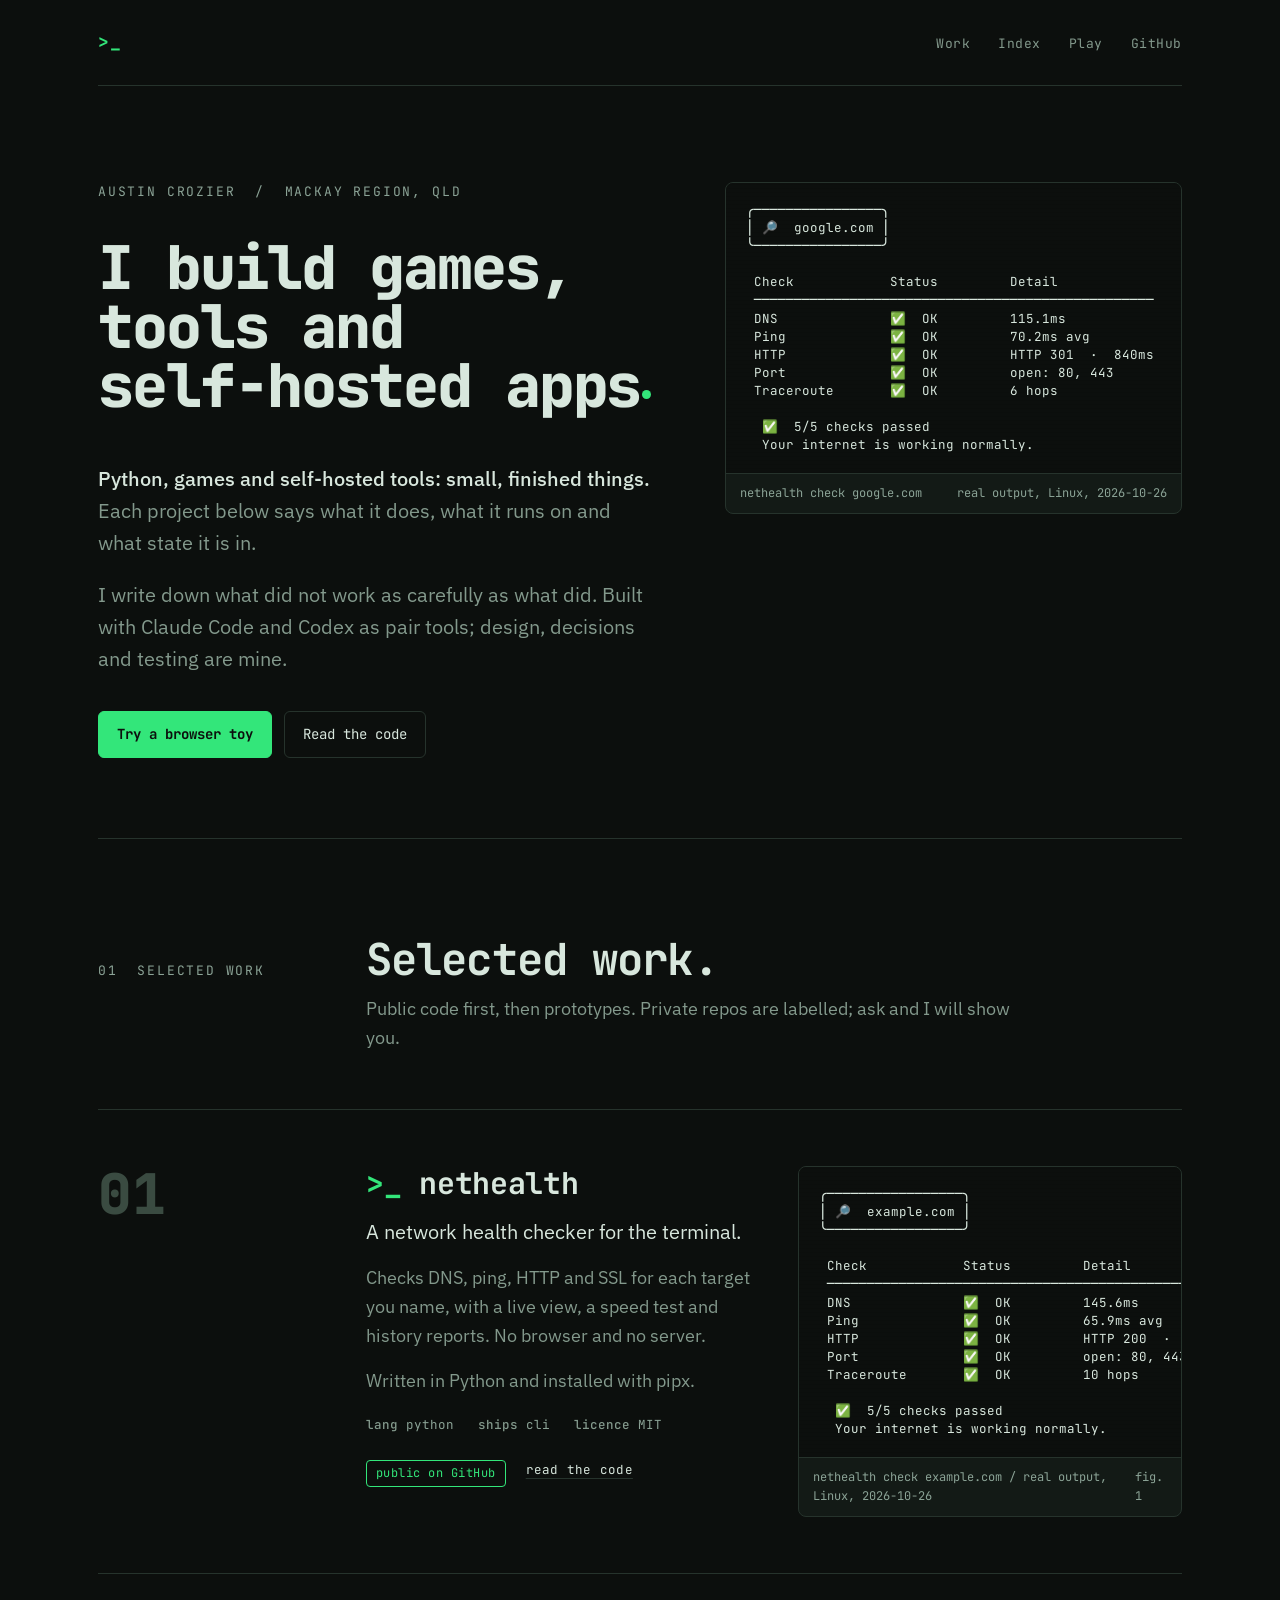
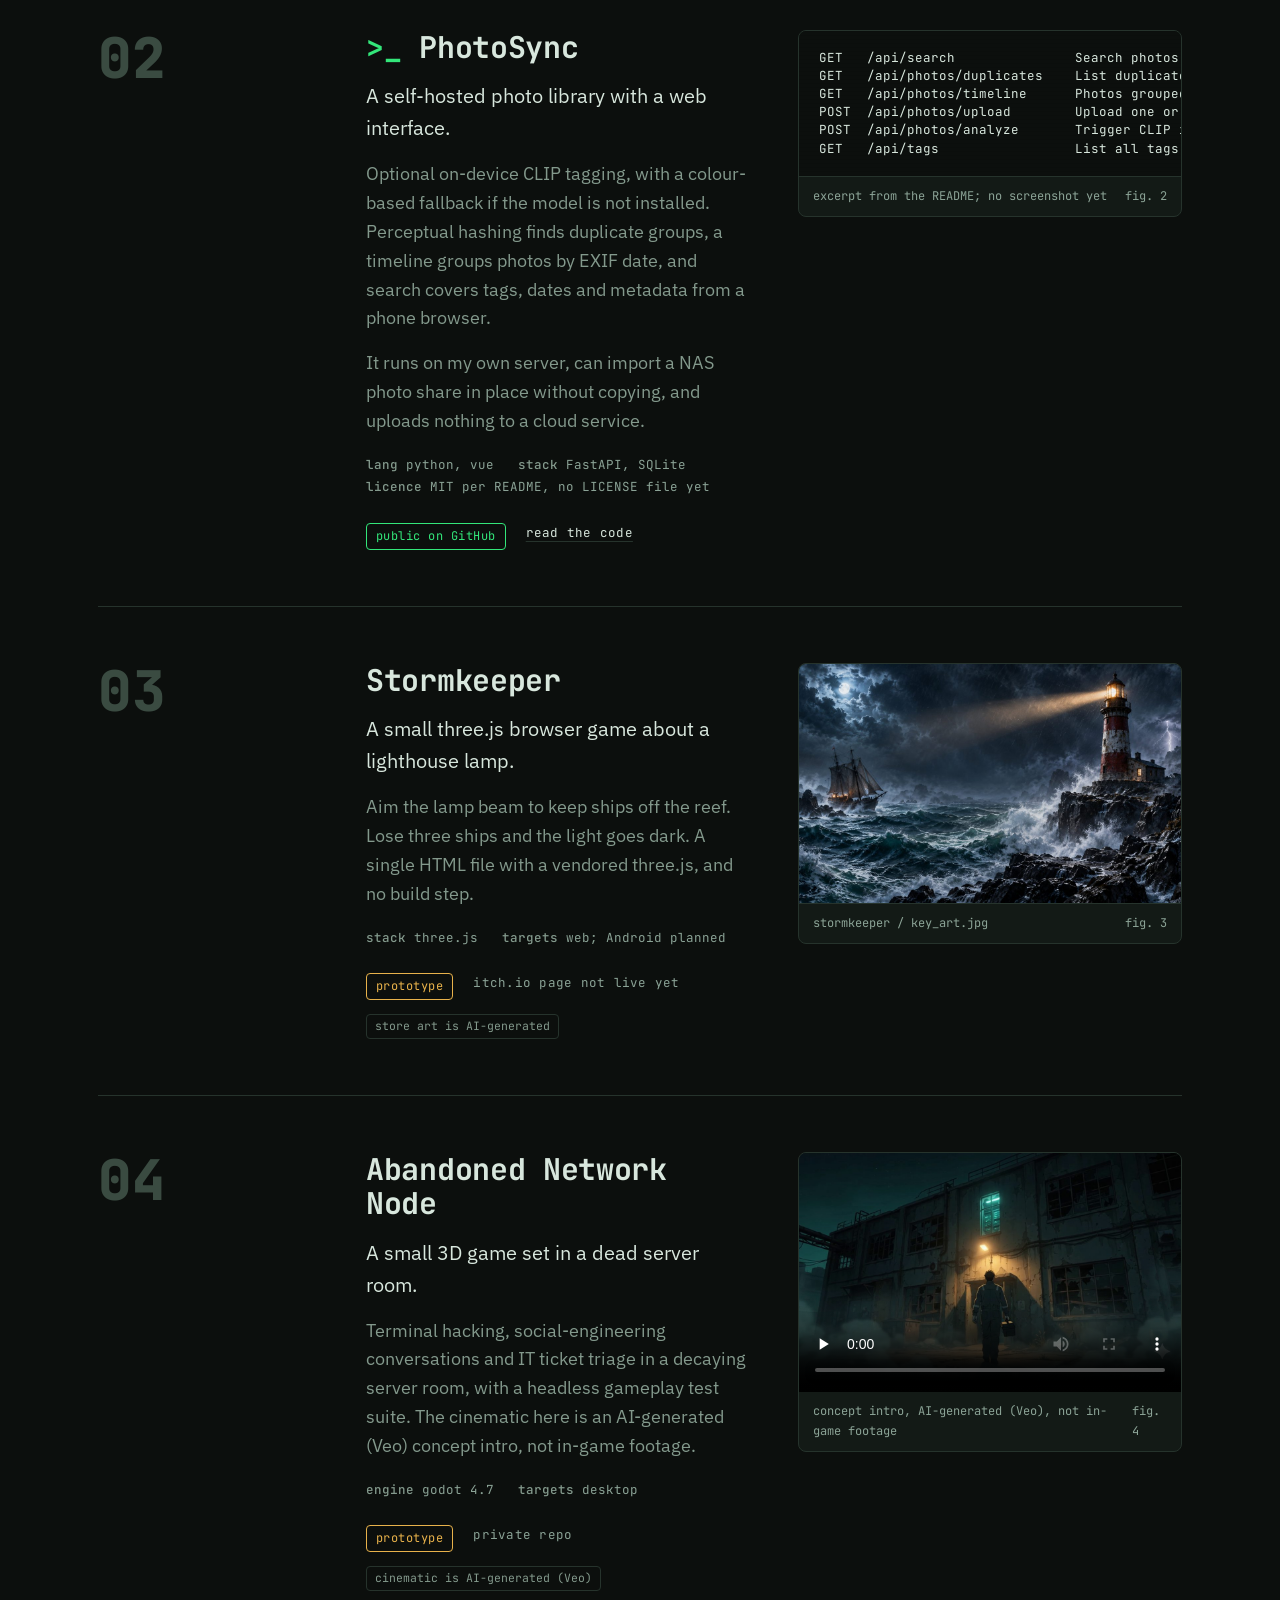
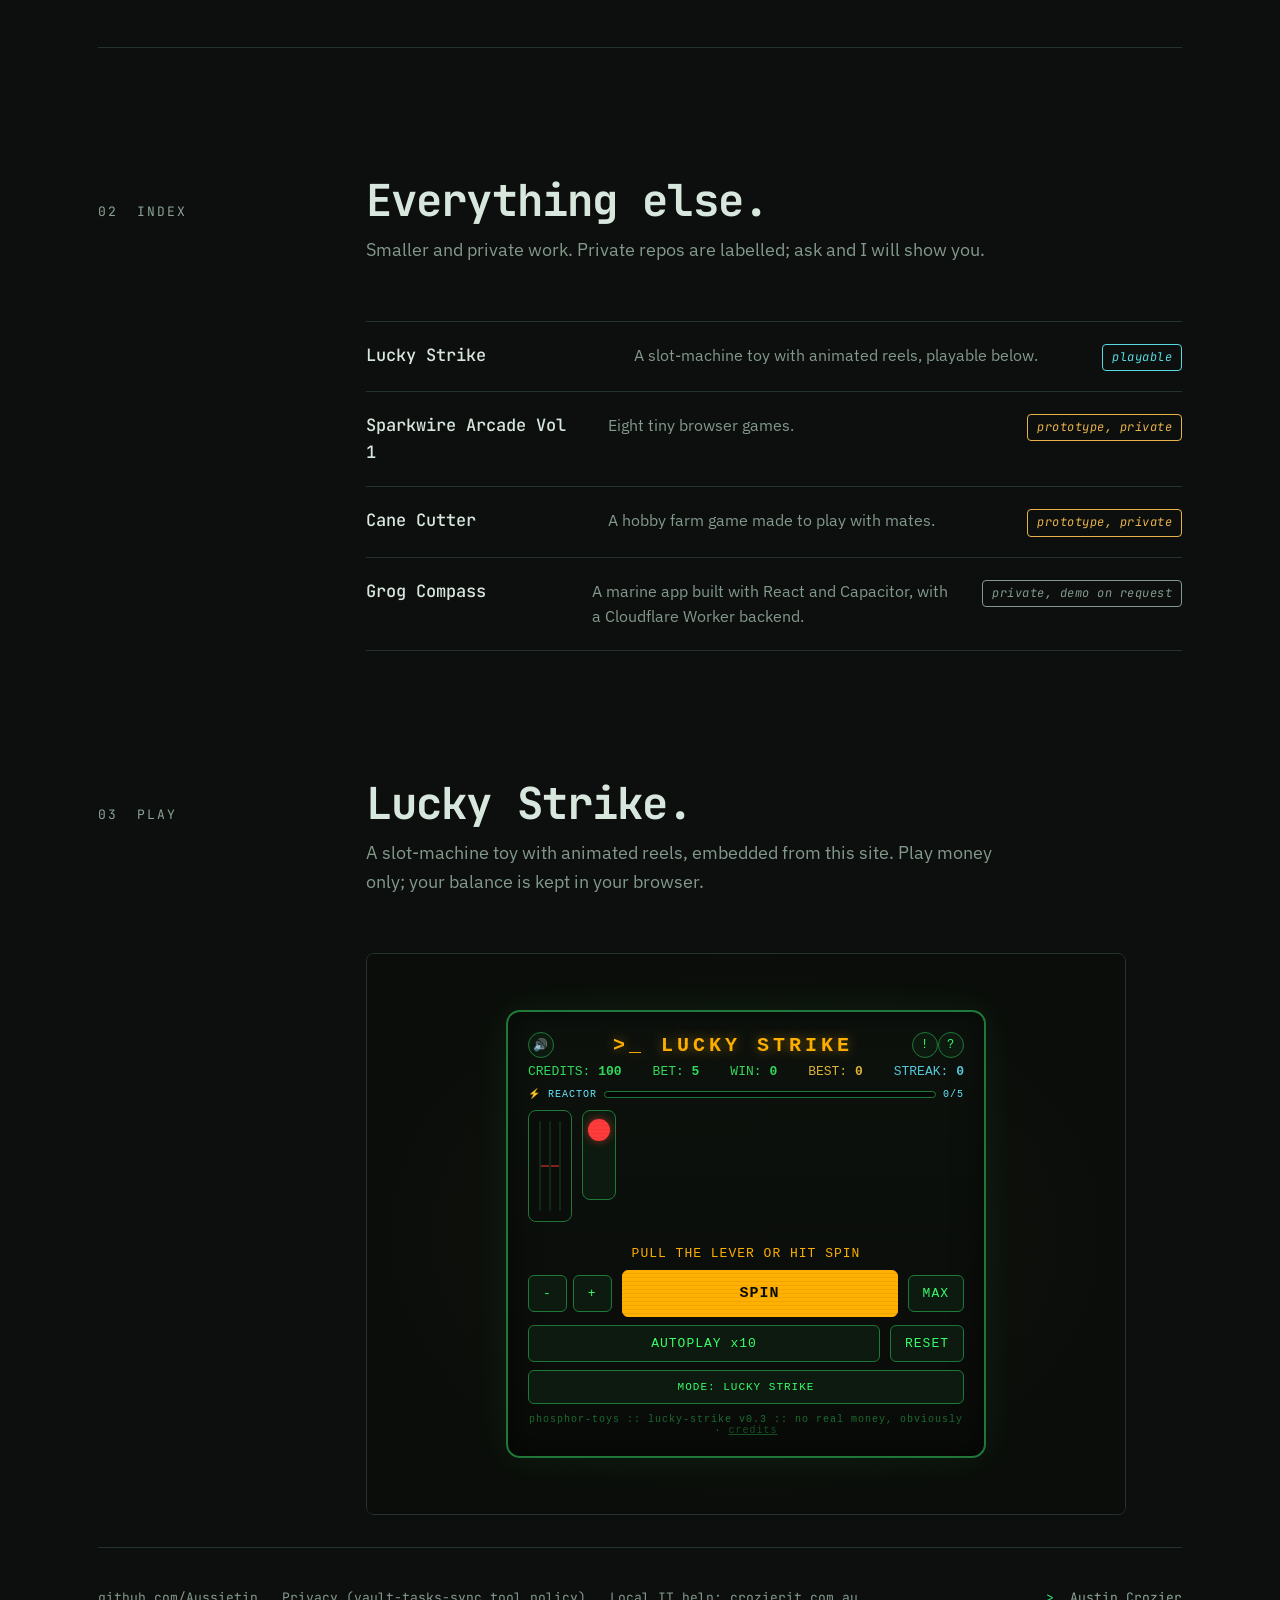
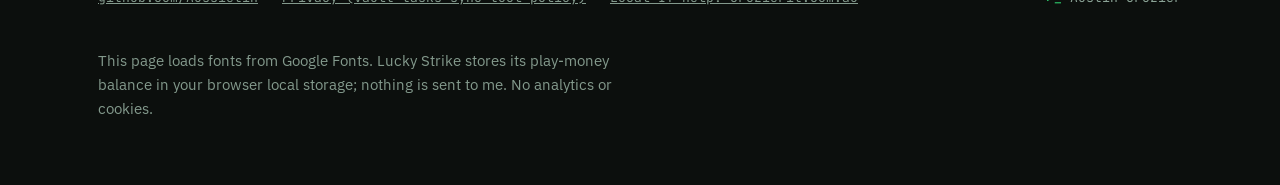
<file: index.html>
<!doctype html>
<html lang="en-AU">
<head>
<meta charset="utf-8">
<meta name="viewport" content="width=device-width, initial-scale=1">
<title>Austin Crozier: games, tools and self-hosted apps</title>
<meta name="description" content="Austin Crozier builds games, tools and self-hosted apps. Mackay region, QLD.">
<link rel="canonical" href="https://aussietin.github.io/">
<meta name="theme-color" content="#0C0F0D">
<link rel="icon" href="assets/img/favicon.svg" type="image/svg+xml">
<link rel="apple-touch-icon" href="assets/img/apple-touch-icon.png">
<meta property="og:type" content="website">
<meta property="og:title" content="Austin Crozier: games, tools and self-hosted apps">
<meta property="og:description" content="Python, games and self-hosted tools. Each project says what it does, what it runs on and what state it is in.">
<meta property="og:url" content="https://aussietin.github.io/">
<meta property="og:image" content="https://aussietin.github.io/assets/img/og-portfolio.png">
<meta property="og:image:width" content="1200">
<meta property="og:image:height" content="630">
<meta property="og:image:alt" content="A green >_ prompt above the text Austin Crozier, games, tools, self-hosted apps, on a dark background.">
<meta name="twitter:card" content="summary_large_image">
<meta name="twitter:title" content="Austin Crozier: games, tools and self-hosted apps">
<meta name="twitter:description" content="Python, games and self-hosted tools, small finished things.">
<meta name="twitter:image" content="https://aussietin.github.io/assets/img/og-portfolio.png">
<link rel="preconnect" href="https://fonts.googleapis.com">
<link href="https://fonts.googleapis.com/css2?family=IBM+Plex+Sans:wght@400;500&family=JetBrains+Mono:wght@400;500;700;800&display=swap" rel="stylesheet">
<style>

:root{
  --void:#0C0F0D;--panel:#131A16;--raised:#18211C;--rule:#26332C;--hair:#1E2A24;
  --fg:#D8E7DD;--dim:#83998C;--faint:#8BA396;
  --green:#33E67A;--amber:#E8B24B;--cyan:#57D9E0;--magenta:#E86FB0;--crit:#F0716A;
  --mono:"JetBrains Mono",ui-monospace,Consolas,monospace;
  --sans:"IBM Plex Sans",system-ui,Segoe UI,sans-serif;
  --measure:1180px;
}
*{box-sizing:border-box;margin:0;padding:0}
html,body{background:var(--void);color:var(--fg)}
body{font-family:var(--sans);font-size:18px;line-height:1.6;-webkit-font-smoothing:antialiased}
a{color:inherit}
.wrap{max-width:var(--measure);margin:0 auto;padding:0 48px}

/* masthead */
.mast{display:flex;justify-content:space-between;align-items:baseline;padding:28px 0;border-bottom:1px solid var(--rule);font-family:var(--mono);font-size:13px;letter-spacing:.04em;color:var(--dim)}
.mark{font-weight:700;color:var(--green);font-size:18px;text-decoration:none}
.mast nav a{margin-left:28px;text-decoration:none}
.mast nav a:hover{color:var(--fg)}

/* hero */
.hero{padding:96px 0 80px;border-bottom:1px solid var(--rule)}
.eyebrow{font-family:var(--mono);font-size:13px;letter-spacing:.14em;text-transform:uppercase;color:var(--faint);margin-bottom:36px}
h1{font-family:var(--mono);font-weight:800;font-size:clamp(36px,4.7vw,66px);line-height:.98;letter-spacing:-.035em;max-width:none}
h1 .dot{display:inline-block;width:.16em;height:.16em;border-radius:50%;vertical-align:.12em;margin:0 .02em}
.lede{display:grid;gap:20px;margin-top:48px;max-width:560px}
.lede p{font-size:20px;color:var(--dim)}
.lede p strong{color:var(--fg);font-weight:500}

/* section heads */
.sec{padding:96px 0 32px}
.sec-head{display:grid;grid-template-columns:220px 1fr;gap:48px;align-items:baseline;margin-bottom:56px}
.sec-no{font-family:var(--mono);font-size:13px;color:var(--faint);letter-spacing:.14em;text-transform:uppercase}
.sec-head h2{font-family:var(--mono);font-weight:700;font-size:44px;letter-spacing:-.02em;line-height:1.1}
.sec-head p{grid-column:2;color:var(--dim);max-width:60ch;margin-top:12px}

/* case studies */
.case{display:grid;grid-template-columns:220px 1fr 1fr;gap:48px;padding:56px 0;border-top:1px solid var(--rule)}
.case:last-child{border-bottom:1px solid var(--rule)}
.case .idx{font-family:var(--mono);font-size:56px;font-weight:800;color:#3A4B41;line-height:1}
.case h3{font-family:var(--mono);font-size:30px;font-weight:700;letter-spacing:-.01em;line-height:1.15;margin-bottom:16px}
.case h3 .p{color:var(--green)}
.case .copy p{color:var(--dim);margin-bottom:16px;max-width:46ch}
.case .copy p.lead{color:var(--fg);font-size:20px}
.meta{display:flex;flex-wrap:wrap;gap:8px 20px;font-family:var(--mono);font-size:12.5px;color:var(--faint);margin-top:24px;letter-spacing:.02em}
.state{display:inline-block;padding:3px 9px;border:1px solid currentColor;border-radius:4px;font-family:var(--mono);font-size:12px;letter-spacing:.04em}
.s-pub{color:var(--green)} .s-play{color:var(--cyan)} .s-hold{color:var(--amber)}
.meta a{color:var(--fg);text-decoration-color:var(--rule);text-underline-offset:4px}

/* figure plates */
figure{background:var(--panel);border:1px solid var(--rule);border-radius:8px;overflow:hidden;align-self:start}
figcaption{font-family:var(--mono);font-size:12px;color:var(--faint);padding:10px 14px;border-top:1px solid var(--rule);display:flex;justify-content:space-between}
.plate{aspect-ratio:16/10;position:relative;background:var(--void)}
.term{aspect-ratio:auto;white-space:pre;overflow-x:auto;margin:0;padding:18px 20px;font-family:var(--mono);font-size:12.5px;line-height:1.45;
  background-image:repeating-linear-gradient(0deg,rgba(0,0,0,.08) 0 1px,transparent 1px 4px)}
.ok{color:var(--green)} .wa{color:var(--amber)} .dn{color:var(--crit)} .cm{color:var(--faint)}
.grid8{display:grid;grid-template-columns:repeat(4,1fr);gap:10px;padding:20px}
.grid8 i{display:block;aspect-ratio:1;background:var(--rule);border-radius:3px;position:relative}
.grid8 i::before,.grid8 i::after{content:"";position:absolute;width:8px;height:8px;border:solid var(--green);opacity:.6}
.grid8 i::before{top:5px;left:5px;border-width:1.5px 0 0 1.5px}
.grid8 i::after{bottom:5px;right:5px;border-width:0 1.5px 1.5px 0}
.grid8 i.hit{outline:2px solid var(--cyan);outline-offset:2px}
.shot{display:flex;align-items:center;justify-content:center;font-family:var(--mono);font-size:12px;color:var(--faint);text-align:center;padding:24px;
  background:linear-gradient(160deg,#1a2a3a 0%,#0e1620 55%,#2b2316 100%)}
.shot.ann{background:linear-gradient(180deg,#0b1210 0%,#071a14 50%,#020504 100%)}
.shot span{border:1px dashed rgba(216,231,221,.25);padding:8px 12px;border-radius:4px;background:rgba(12,15,13,.6)}
.play-btn{position:absolute;left:20px;bottom:20px;width:46px;height:46px;border-radius:50%;border:1.5px solid var(--fg);display:flex;align-items:center;justify-content:center}
.play-btn::after{content:"";border-left:13px solid var(--fg);border-top:8px solid transparent;border-bottom:8px solid transparent;margin-left:4px}

/* index list */
.index{display:grid;grid-template-columns:220px 1fr;gap:48px}
.index ul{list-style:none;border-top:1px solid var(--rule)}
.index li{display:grid;grid-template-columns:1.1fr 2fr auto;gap:24px;padding:20px 0;border-bottom:1px solid var(--rule);align-items:baseline}
.index li b{font-family:var(--mono);font-weight:500;font-size:17px}
.index li span{color:var(--dim);font-size:16px}

/* method / note */

footer{border-top:1px solid var(--rule);padding:40px 0 64px;font-family:var(--mono);font-size:13px;color:var(--faint);display:flex;justify-content:space-between;flex-wrap:wrap;gap:16px}
footer a{color:var(--dim);margin-right:24px}

@media (max-width:900px){
  .wrap{padding:0 16px}
  .mast nav a{margin-left:16px;display:inline-block;padding:8px 0}
  .mast nav a.hide-sm{display:none}
  .hero{padding:72px 0 56px}
  .lede{grid-template-columns:1fr;gap:20px;margin-top:40px}
  .lede p{font-size:18px}
  .sec{padding:64px 0 16px}
  .sec-head,.case,.index{grid-template-columns:1fr;gap:16px}
  .sec-head p{grid-column:1}
  .sec-head h2{font-size:32px}
  .case{padding:40px 0;gap:20px}
  .case .idx{font-size:36px}
  .case h3{font-size:24px}
  .index li{grid-template-columns:1fr auto;gap:6px 12px}
  .index li span{grid-column:1/-1;order:3}
  .term{font-size:12px;padding:16px}
}
@media (max-width:480px){
  .term{font-size:clamp(9px,2.6vw,11px);padding:14px 12px}
}

.hero-grid{display:grid;grid-template-columns:1.25fr 1fr;gap:56px;align-items:start}
.cta{display:flex;flex-wrap:wrap;gap:12px;margin-top:36px;font-family:var(--mono);font-size:14px}
.cta a{padding:11px 18px;border:1px solid var(--rule);border-radius:6px;text-decoration:none;color:var(--fg)}
.cta a.primary{background:var(--green);border-color:var(--green);color:var(--void);font-weight:700}
.cta a:hover{border-color:var(--fg)}
.cta a.primary:hover{background:#5AF096}
a:focus-visible,video:focus-visible{outline:2px solid var(--cyan);outline-offset:3px}
figure img,figure video{display:block;width:100%;height:auto;aspect-ratio:16/10;object-fit:cover;background:var(--void)}
.hero figure img,.hero figure video{aspect-ratio:16/9}
.chips{display:flex;flex-wrap:wrap;gap:6px 8px;margin-top:14px}
.chip{font-family:var(--mono);font-size:11.5px;color:var(--dim);border:1px solid var(--rule);border-radius:4px;padding:2px 8px}
.kv{font-family:var(--mono);font-size:12.5px;color:var(--faint);margin-top:18px;line-height:1.8}
.kv b{color:var(--dim);font-weight:500}
.s-priv{color:var(--dim)}
.playbox{border:1px solid var(--rule);border-radius:8px;overflow:hidden;background:var(--panel);max-width:760px}
.playbox iframe{display:block;width:100%;height:560px;border:0;background:var(--void)}
.foot-line{font-family:var(--sans);font-size:15px;color:var(--dim);max-width:60ch;margin-top:24px}
.foot-line a{color:var(--fg)}
@media (max-width:900px){.hero-grid{grid-template-columns:1fr;gap:36px}.playbox iframe{height:520px}}
@media (prefers-reduced-motion:reduce){*{scroll-behavior:auto!important;animation:none!important;transition:none!important}}
</style>
</head>
<body>
<div class="wrap">

<header class="mast">
  <a class="mark" href="#" aria-label="Top of page">&gt;_</a>
  <nav aria-label="Sections"><a href="#work">Work</a><a href="#index" class="hide-sm">Index</a><a href="#play">Play</a><a href="https://github.com/Aussietin">GitHub</a></nav>
</header>

<main>
<section class="hero" id="top">
  <div class="hero-grid">
    <div>
      <div class="eyebrow">Austin Crozier &nbsp;/&nbsp; Mackay region, QLD</div>
      <h1>I build games, tools and self&#8209;hosted <span style="white-space:nowrap">apps<span class="dot" style="background:var(--green)"></span></span></h1>
      <div class="lede">
        <p><strong>Python, games and self&#8209;hosted tools: small, finished things.</strong> Each project below says what it does, what it runs on and what state it is in.</p>
        <p>I write down what did not work as carefully as what did. Built with Claude Code and Codex as pair tools; design, decisions and testing are mine.</p>
      </div>
      <div class="cta"><a class="primary" href="#play">Try a browser toy</a><a href="https://github.com/Aussietin">Read the code</a></div>
    </div>
    <figure>
      <pre class="plate term" tabindex="0" role="img" aria-label="Real output from nethealth check google.com on Linux: DNS 115 ms, ping 70 ms average, HTTP 301, ports 80 and 443 open, traceroute 6 hops, 5 of 5 checks passed, internet working normally">╭────────────────╮
│ 🔎  google.com │
╰────────────────╯

 Check            Status         Detail
 ──────────────────────────────────────────────────
 DNS              ✅  OK         115.1ms
 Ping             ✅  OK         70.2ms avg
 HTTP             ✅  OK         HTTP 301  ·  840ms
 Port             ✅  OK         open: 80, 443
 Traceroute       ✅  OK         6 hops

  ✅  5/5 checks passed
  Your internet is working normally.</pre>
      <figcaption><span>nethealth check google.com</span><span>real output, Linux, 2026-10-26</span></figcaption>
    </figure>
  </div>
</section>

<section class="sec" id="work">
  <div class="sec-head">
    <div class="sec-no">01 &nbsp;Selected work</div>
    <div><h2>Selected work.</h2><p>Public code first, then prototypes. Private repos are labelled; ask and I will show you.</p></div>
  </div>

  <article class="case">
    <div class="idx" aria-hidden="true">01</div>
    <div class="copy">
      <h3><span class="p">&gt;_</span> nethealth</h3>
      <p class="lead">A network health checker for the terminal.</p>
      <p>Checks DNS, ping, HTTP and SSL for each target you name, with a live view, a speed test and history reports. No browser and no server.</p>
      <p>Written in Python and installed with pipx.</p>
      <div class="kv"><b>lang</b> python &nbsp; <b>ships</b> cli &nbsp; <b>licence</b> MIT</div>
      <div class="meta"><span class="state s-pub">public on GitHub</span><a href="https://github.com/Aussietin/nethealth">read the code</a></div>
    </div>
    <figure>
      <pre class="plate term" tabindex="0" role="img" aria-label="Real output from nethealth check example.com on Linux: DNS 146 ms, ping 66 ms average, HTTP 200, ports 80 and 443 open, traceroute 10 hops, 5 of 5 checks passed, internet working normally">╭─────────────────╮
│ 🔎  example.com │
╰─────────────────╯

 Check            Status         Detail
 ──────────────────────────────────────────────────
 DNS              ✅  OK         145.6ms
 Ping             ✅  OK         65.9ms avg
 HTTP             ✅  OK         HTTP 200  ·  920ms
 Port             ✅  OK         open: 80, 443
 Traceroute       ✅  OK         10 hops

  ✅  5/5 checks passed
  Your internet is working normally.</pre>
      <figcaption><span>nethealth check example.com / real output, Linux, 2026-10-26</span><span>fig. 1</span></figcaption>
    </figure>
  </article>

  <article class="case">
    <div class="idx" aria-hidden="true">02</div>
    <div class="copy">
      <h3><span class="p">&gt;_</span> PhotoSync</h3>
      <p class="lead">A self-hosted photo library with a web interface.</p>
      <p>Optional on-device CLIP tagging, with a colour-based fallback if the model is not installed. Perceptual hashing finds duplicate groups, a timeline groups photos by EXIF date, and search covers tags, dates and metadata from a phone browser.</p>
      <p>It runs on my own server, can import a NAS photo share in place without copying, and uploads nothing to a cloud service.</p>
      <div class="kv"><b>lang</b> python, vue &nbsp; <b>stack</b> FastAPI, SQLite &nbsp; <b>licence</b> MIT per README, no LICENSE file yet</div>
      <div class="meta"><span class="state s-pub">public on GitHub</span><a href="https://github.com/Aussietin/PhotoSync">read the code</a></div>
    </div>
    <figure>
      <pre class="plate term" tabindex="0" role="img" aria-label="Excerpt of the PhotoSync API table: search, duplicates, timeline, upload, analyze and tags routes">GET   /api/search               Search photos
GET   /api/photos/duplicates    List duplicate groups
GET   /api/photos/timeline      Photos grouped by date
POST  /api/photos/upload        Upload one or more photos
POST  /api/photos/analyze       Trigger CLIP indexing
GET   /api/tags                 List all tags</pre>
      <figcaption><span>excerpt from the README; no screenshot yet</span><span>fig. 2</span></figcaption>
    </figure>
  </article>

  <article class="case">
    <div class="idx" aria-hidden="true">03</div>
    <div class="copy">
      <h3>Stormkeeper</h3>
      <p class="lead">A small three.js browser game about a lighthouse lamp.</p>
      <p>Aim the lamp beam to keep ships off the reef. Lose three ships and the light goes dark. A single HTML file with a vendored three.js, and no build step.</p>
      <div class="kv"><b>stack</b> three.js &nbsp; <b>targets</b> web; Android planned</div>
      <div class="meta"><span class="state s-hold">prototype</span><span>itch.io page not live yet</span></div>
      <div class="chips"><span class="chip">store art is AI-generated</span></div>
    </div>
    <figure>
      <img src="assets/img/stormkeeper-key.jpg" width="1280" height="720" loading="lazy" alt="Key art: a lighthouse on a rock sweeps its beam across a stormy sea while a sailing ship approaches the rocks.">
      <figcaption><span>stormkeeper / key_art.jpg</span><span>fig. 3</span></figcaption>
    </figure>
  </article>

  <article class="case">
    <div class="idx" aria-hidden="true">04</div>
    <div class="copy">
      <h3>Abandoned Network Node</h3>
      <p class="lead">A small 3D game set in a dead server room.</p>
      <p>Terminal hacking, social-engineering conversations and IT ticket triage in a decaying server room, with a headless gameplay test suite. The cinematic here is an AI-generated (Veo) concept intro, not in-game footage.</p>
      <div class="kv"><b>engine</b> godot 4.7 &nbsp; <b>targets</b> desktop</div>
      <div class="meta"><span class="state s-hold">prototype</span><span>private repo</span></div>
      <div class="chips"><span class="chip">cinematic is AI-generated (Veo)</span></div>
    </div>
    <figure>
      <video controls playsinline preload="none" poster="assets/img/ann-poster.jpg" width="1280" height="720" aria-label="Abandoned Network Node concept cinematic, AI-generated">
        <source src="assets/abandoned-network-node-cinematic.mp4" type="video/mp4">
        <a href="assets/abandoned-network-node-cinematic.mp4">Download the cinematic (MP4)</a>
      </video>
      <figcaption><span>concept intro, AI-generated (Veo), not in-game footage</span><span>fig. 4</span></figcaption>
    </figure>
  </article>
</section>

<section class="sec" id="index">
  <div class="sec-head">
    <div class="sec-no">02 &nbsp;Index</div>
    <div><h2>Everything else.</h2><p>Smaller and private work. Private repos are labelled; ask and I will show you.</p></div>
  </div>
  <div class="index">
    <div></div>
    <ul>
      <li><b>Lucky Strike</b><span>A slot-machine toy with animated reels, playable below.</span><em class="state s-play">playable</em></li>
      <li><b>Sparkwire Arcade Vol 1</b><span>Eight tiny browser games.</span><em class="state s-hold">prototype, private</em></li>
      <li><b>Cane Cutter</b><span>A hobby farm game made to play with mates.</span><em class="state s-hold">prototype, private</em></li>
      <li><b>Grog Compass</b><span>A marine app built with React and Capacitor, with a Cloudflare Worker backend.</span><em class="state s-priv">private, demo on request</em></li>
    </ul>
  </div>
</section>

<section class="sec" id="play">
  <div class="sec-head">
    <div class="sec-no">03 &nbsp;Play</div>
    <div><h2>Lucky Strike.</h2><p>A slot-machine toy with animated reels, embedded from this site. Play money only; your balance is kept in your browser.</p></div>
  </div>
  <div class="index"><div></div>
    <div class="playbox"><iframe src="assets/games/slot-machine.html" title="Lucky Strike slot machine, playable" loading="lazy"></iframe></div>
  </div>
</section>

</main>

<footer>
  <div><a href="https://github.com/Aussietin">github.com/Aussietin</a><a href="privacy.html">Privacy (vault-tasks-sync tool policy)</a><a href="https://crozierit.com.au">Local IT help: crozierit.com.au</a></div>
  <div><span style="color:var(--green)">&gt;_</span> Austin Crozier</div>
  <p class="foot-line" style="flex-basis:100%">This page loads fonts from Google Fonts. Lucky Strike stores its play-money balance in your browser local storage; nothing is sent to me. No analytics or cookies.</p>
</footer>

</div>
</body>
</html>
</file>
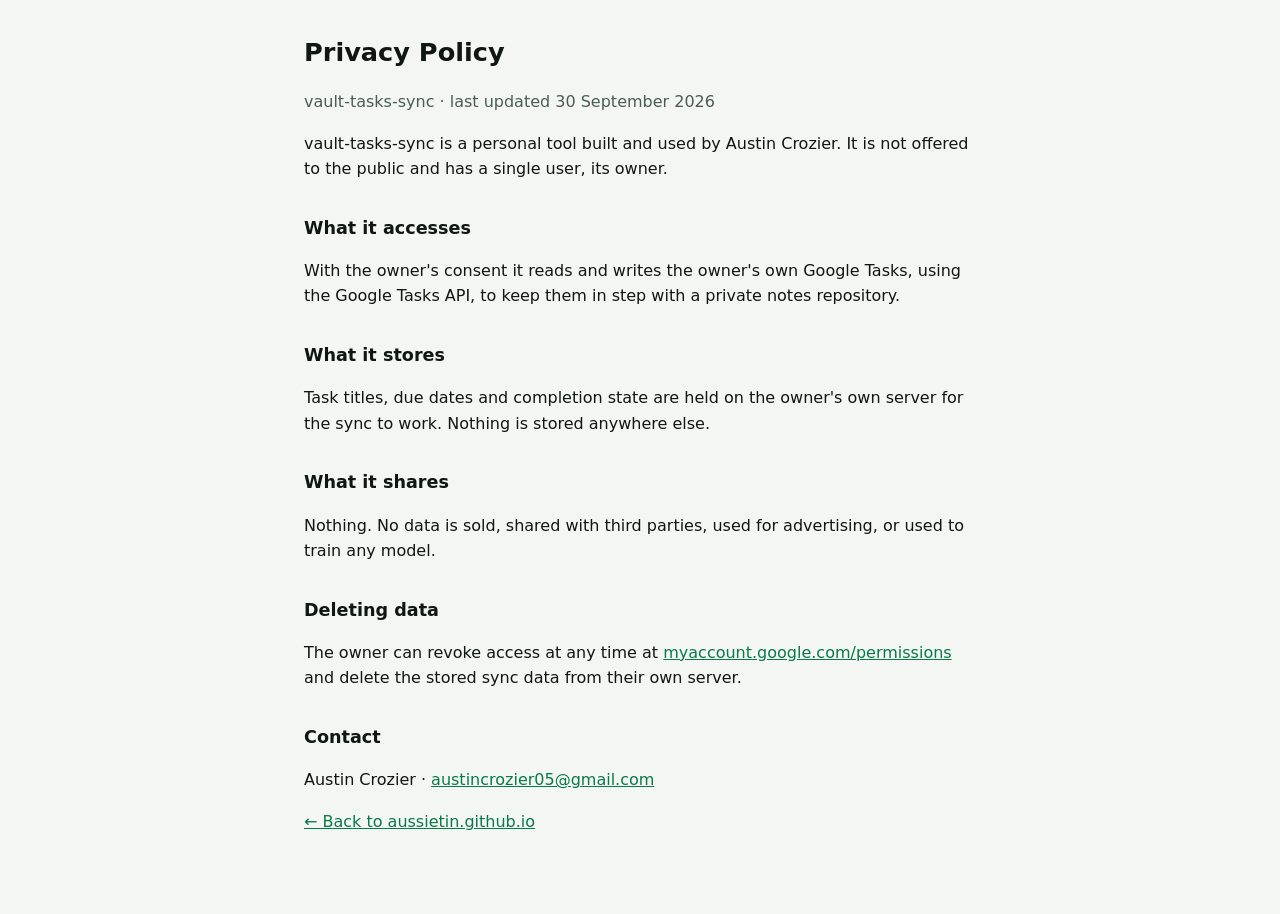
<file: privacy.html>
<!doctype html>
<html lang="en">
<head>
<meta charset="utf-8">
<meta name="viewport" content="width=device-width, initial-scale=1">
<title>Privacy Policy - Austin Crozier</title>
<meta name="description" content="Privacy policy for vault-tasks-sync, a personal tool by Austin Crozier.">
<style>
  :root{color-scheme:light dark;--bg:#F4F6F4;--ink:#0F1613;--muted:#4B5C54;--accent:#087A46;}
  @media (prefers-color-scheme:dark){:root{--bg:#0A0E0D;--ink:#E7EFE9;--muted:#8FA69A;--accent:#4CF2A1;}}
  body{margin:0;background:var(--bg);color:var(--ink);font:16px/1.6 system-ui,-apple-system,Segoe UI,sans-serif;}
  main{max-width:42rem;margin:0 auto;padding:2rem 16px 4rem;}
  h1{font-size:1.6rem;margin:0 0 .25rem;}
  h2{font-size:1.1rem;margin:2rem 0 .5rem;}
  p,li{color:var(--ink);} .muted{color:var(--muted);}
  a{color:var(--accent);}
</style>
</head>
<body>
<main>
  <h1>Privacy Policy</h1>
  <p class="muted">vault-tasks-sync &middot; last updated 30 September 2026</p>

  <p>vault-tasks-sync is a personal tool built and used by Austin Crozier. It is not offered to the public and has a single user, its owner.</p>

  <h2>What it accesses</h2>
  <p>With the owner's consent it reads and writes the owner's own Google Tasks, using the Google Tasks API, to keep them in step with a private notes repository.</p>

  <h2>What it stores</h2>
  <p>Task titles, due dates and completion state are held on the owner's own server for the sync to work. Nothing is stored anywhere else.</p>

  <h2>What it shares</h2>
  <p>Nothing. No data is sold, shared with third parties, used for advertising, or used to train any model.</p>

  <h2>Deleting data</h2>
  <p>The owner can revoke access at any time at <a href="https://myaccount.google.com/permissions">myaccount.google.com/permissions</a> and delete the stored sync data from their own server.</p>

  <h2>Contact</h2>
  <p>Austin Crozier &middot; <a href="mailto:austincrozier05@gmail.com">austincrozier05@gmail.com</a></p>

  <p><a href="/">&larr; Back to aussietin.github.io</a></p>
</main>
</body>
</html>
</file>
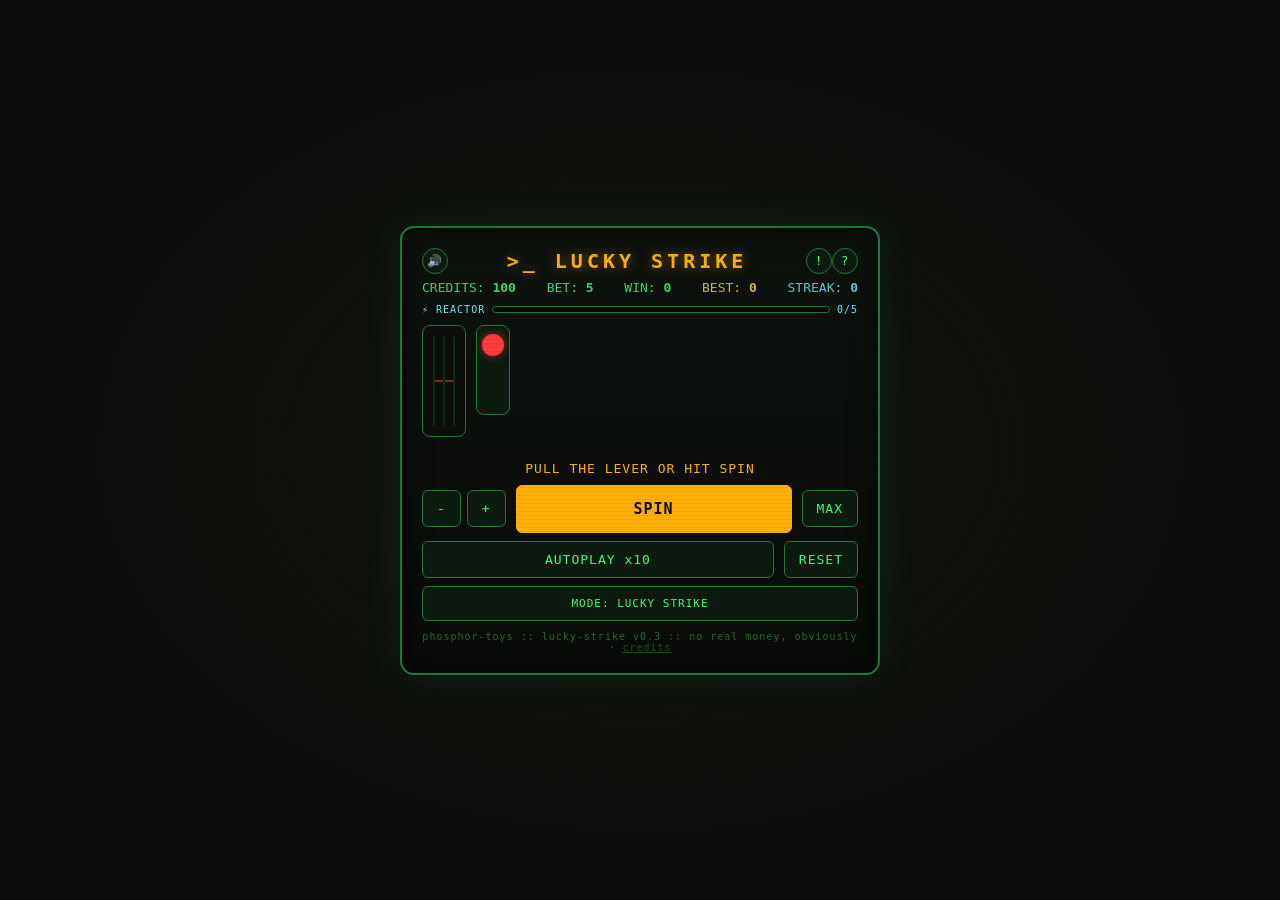
<file: assets/games/slot-machine.html>
<!doctype html>
<html lang="en">
<head>
<meta charset="utf-8">
<meta name="viewport" content="width=device-width, initial-scale=1">
<title>LUCKY STRIKE</title>
<style>
  :root{
    --bg:#0b0d0a; --panel:#0f140f; --p1:#39ff6a; --p1-dim:#1f7a3a;
    --amber:#ffb000; --red:#ff3b3b; --ink:#0b0d0a; --gold:#ffd23f;
  }
  *{box-sizing:border-box}
  html,body{ overflow-x:hidden; }
  body{
    margin:0; min-height:100vh; display:flex; align-items:center; justify-content:center;
    background:radial-gradient(ellipse at center, #12160f 0%, var(--bg) 70%);
    font-family:'JetBrains Mono', ui-monospace, Consolas, monospace;
    color:var(--p1);
    position:relative;
  }
  body.shake{ animation:shake .4s ease; }
  body::after{
    content:''; position:fixed; inset:0; pointer-events:none; z-index:40; opacity:.18;
    background:repeating-linear-gradient(0deg, rgba(0,0,0,.32) 0 1px, transparent 1px 4px);
    mix-blend-mode:multiply;
  }
  body.high-roller{ --bg:#12070c; --panel:#1b0912; --p1:#ff4fc3; --p1-dim:#8a275f; --amber:#64e8ff; --red:#ff764f; --ink:#10050b; --gold:#ffdf61; }
  body.attract .cabinet{ animation:attractGlow 1.8s ease-in-out infinite alternate; }
  body.attract h1{ animation:glitch .24s steps(2) infinite; }
  @keyframes shake{
    0%,100%{ transform:translate(0,0); }
    20%{ transform:translate(-6px,3px); }
    40%{ transform:translate(6px,-3px); }
    60%{ transform:translate(-4px,4px); }
    80%{ transform:translate(4px,-2px); }
  }
  .cabinet{
    width:min(92vw, 480px);
    border:2px solid var(--p1-dim);
    border-radius:14px;
    padding:20px;
    background:linear-gradient(180deg, #0d120d, #090b08);
    box-shadow:0 0 40px rgba(57,255,106,0.08), inset 0 0 30px rgba(0,0,0,0.6);
    position:relative;
    transition:box-shadow .3s;
  }
  .cabinet.jackpot{
    box-shadow:0 0 80px rgba(255,210,63,0.55), inset 0 0 30px rgba(0,0,0,0.6);
    border-color:var(--gold);
  }
  .cabinet.overcharged{ border-color:#64e8ff; box-shadow:0 0 70px rgba(100,232,255,.55), inset 0 0 30px rgba(0,0,0,.6); }
  @keyframes attractGlow{ to{ box-shadow:0 0 70px rgba(255,176,0,.35), inset 0 0 30px rgba(0,0,0,.6); } }
  @keyframes glitch{ 0%,100%{transform:translate(0)} 35%{transform:translate(2px,-1px);text-shadow:-2px 0 #ff3b3b,2px 0 #64e8ff} 70%{transform:translate(-2px,1px)} }
  .topRow{ display:flex; justify-content:space-between; align-items:center; margin-bottom:6px; }
  h1{
    margin:0; letter-spacing:4px; font-size:20px; flex:1; text-align:center;
    color:var(--amber); text-shadow:0 0 12px rgba(255,176,0,0.5);
    animation:flicker 6s infinite;
  }
  @keyframes flicker{
    0%,94%,97%,100%{ opacity:1; }
    95%{ opacity:.6; }
    96%{ opacity:.9; }
  }
  .iconBtn{
    width:26px; height:26px; border-radius:50%; border:1px solid var(--p1-dim);
    background:#0d1a0f; color:var(--p1); font-size:12px; cursor:pointer;
    display:flex; align-items:center; justify-content:center; padding:0;
  }
  .iconBtn:hover{ background:#132615; }
  .stats{
    display:flex; justify-content:space-between; font-size:13px; margin-bottom:12px;
    color:var(--p1); opacity:.85; flex-wrap:wrap; gap:4px;
  }
  .stats .best{ color:var(--gold); }
  .stats .streak{ color:#64e8ff; }
  .reels{
    display:flex; gap:8px; background:var(--ink); border:1px solid var(--p1-dim);
    border-radius:8px; padding:10px; margin-bottom:14px; position:relative;
  }
  .reels.anticipate{ animation:pulseBorder .5s infinite alternate; }
  @keyframes pulseBorder{
    from{ border-color:var(--p1-dim); }
    to{ border-color:var(--gold); box-shadow:0 0 18px rgba(255,210,63,.4); }
  }
  .reel{
    flex:1; height:90px; overflow:hidden; position:relative;
    background:#050705; border-radius:6px; border:1px solid rgba(57,255,106,0.15);
  }
  .reel.winning{ box-shadow:inset 0 0 0 2px var(--gold); animation:glow 0.6s infinite alternate; }
  @keyframes glow{
    from{ box-shadow:inset 0 0 0 2px var(--gold); }
    to{ box-shadow:inset 0 0 12px 2px var(--gold); }
  }
  .reel .strip{
    position:absolute; left:0; top:0; width:100%;
    display:flex; flex-direction:column; align-items:center;
  }
  .reel .sym{
    height:90px; display:flex; align-items:center; justify-content:center;
    font-size:44px; line-height:1;
  }
  .payline{
    position:absolute; left:10px; right:10px; top:50%; height:2px;
    background:var(--red); opacity:.5; transform:translateY(-1px); pointer-events:none;
  }
  .controls{ display:flex; gap:10px; align-items:center; }
  button{
    font-family:inherit; cursor:pointer; border-radius:6px; border:1px solid var(--p1-dim);
    background:#0d1a0f; color:var(--p1); padding:10px 14px; font-size:13px;
    letter-spacing:1px;
  }
  button:hover:not(:disabled){ background:#132615; }
  button:disabled{ opacity:.4; cursor:not-allowed; }
  .spin-btn{
    flex:1; font-size:15px; padding:14px; color:var(--ink); background:var(--amber);
    border-color:var(--amber); font-weight:bold; position:relative; overflow:hidden;
  }
  .spin-btn:hover:not(:disabled){ background:#ffc233; }
  .spin-btn.auto{ background:var(--gold); border-color:var(--gold); }
  .bet-row{ display:flex; gap:6px; }
  .message{
    text-align:center; min-height:20px; margin:10px 0 4px; font-size:13px;
    color:var(--amber); letter-spacing:1px;
  }
  .footer{
    text-align:center; margin-top:10px; font-size:10px; opacity:.4; letter-spacing:1px;
  }
  .footer button{
    background:none; border:none; color:var(--p1); opacity:.7; text-decoration:underline;
    font-size:10px; padding:0; letter-spacing:1px; cursor:pointer;
  }
  .lever{
    width:34px; height:90px; border-radius:8px; border:1px solid var(--p1-dim);
    background:#0d1a0f; position:relative; cursor:pointer; flex-shrink:0;
  }
  .lever .knob{
    position:absolute; left:50%; top:8px; width:22px; height:22px; border-radius:50%;
    background:var(--red); transform:translateX(-50%); transition:top .25s ease;
    box-shadow:0 0 8px rgba(255,59,59,.6);
  }
  .lever.pulled .knob{ top:60px; }
  .cabRow{ display:flex; gap:10px; align-items:stretch; margin-bottom:10px; }
  .free-badge{
    display:none; text-align:center; font-size:12px; color:var(--gold); letter-spacing:1px;
    margin-bottom:8px; text-shadow:0 0 8px rgba(255,210,63,.6);
  }
  .free-badge.show{ display:block; }
  .reactor{
    margin:-3px 0 10px; font-size:10px; letter-spacing:1px; text-align:center; color:#64e8ff;
    display:flex; align-items:center; gap:7px;
  }
  .reactor-bar{ height:7px; flex:1; border:1px solid var(--p1-dim); border-radius:6px; overflow:hidden; background:#050705; }
  .reactor-fill{ height:100%; width:0; background:linear-gradient(90deg,var(--p1),#64e8ff); transition:width .35s; box-shadow:0 0 9px #64e8ff; }
  .reactor.hot .reactor-fill{ background:var(--gold); box-shadow:0 0 12px var(--gold); }
  .mode-row{ display:flex; gap:8px; margin-top:8px; }
  .modeBtn{ flex:1; font-size:11px; }
  .modeBtn.high{ color:var(--ink); background:#ff4fc3; border-color:#ff4fc3; }

  .modal-backdrop{
    display:none; position:fixed; inset:0; background:rgba(0,0,0,0.7); z-index:20;
    align-items:center; justify-content:center;
  }
  .modal-backdrop.show{ display:flex; }
  .modal{
    background:#0d120d; border:1px solid var(--p1-dim); border-radius:10px; padding:20px;
    width:min(90vw, 340px); box-shadow:0 0 40px rgba(57,255,106,0.15);
  }
  .modal h2{ margin:0 0 10px; color:var(--amber); font-size:16px; letter-spacing:2px; }
  .modal table{ width:100%; border-collapse:collapse; font-size:13px; }
  .modal td{ padding:4px 0; border-bottom:1px solid rgba(57,255,106,0.1); }
  .modal td:last-child{ text-align:right; color:var(--gold); }
  .modal .close{ margin-top:14px; width:100%; }
  .modal p{ font-size:11px; opacity:.7; line-height:1.5; }
  .modal h3{ color:#64e8ff; font-size:12px; letter-spacing:1px; margin:14px 0 5px; }
  .records{ font-size:11px; color:var(--gold); line-height:1.55; min-height:16px; }
  .trophies{ font-size:10px; line-height:1.6; color:var(--p1); }
  .trophy.locked{ opacity:.32; }
  .win-banner{
    position:fixed; left:50%; top:18%; transform:translate(-50%,-20px) scale(.8); z-index:35;
    color:var(--gold); font-size:clamp(23px,7vw,38px); font-weight:bold; letter-spacing:3px;
    text-shadow:0 0 8px #fff,0 0 22px var(--gold); opacity:0; pointer-events:none;
  }
  .win-banner.show{ animation:winPop 1.45s ease forwards; }
  @keyframes winPop{ 10%{opacity:1;transform:translate(-50%,0) scale(1.12)} 70%{opacity:1;transform:translate(-50%,0) scale(1)} 100%{opacity:0;transform:translate(-50%,-22px) scale(.92)} }
  .toast{ position:fixed; left:50%; bottom:20px; transform:translateX(-50%); z-index:45; color:var(--ink); background:var(--gold); padding:8px 12px; border-radius:4px; font-size:11px; letter-spacing:1px; opacity:0; pointer-events:none; }
  .toast.show{ animation:toastIn 2.8s ease forwards; }
  @keyframes toastIn{ 10%,85%{ opacity:1; transform:translate(-50%,-8px) } 100%{opacity:0} }
  .vault-grid{ display:grid; grid-template-columns:repeat(3,1fr); gap:8px; margin:14px 0; }
  .vault-pick{ height:64px; padding:4px; font-size:26px; background:#111d26; border-color:#64e8ff; }
  .vault-pick.revealed{ background:#203d49; color:var(--gold); }

  .confetti{
    position:fixed; top:-10px; width:8px; height:14px; z-index:30; pointer-events:none;
    animation:fall linear forwards;
  }
  @keyframes fall{
    to{ transform:translateY(110vh) rotate(720deg); opacity:0.2; }
  }
</style>
</head>
<body>
<div class="cabinet" id="cabinet">
  <div class="topRow">
    <button class="iconBtn" id="muteBtn" title="Toggle sound">🔊</button>
    <h1>&gt;_ LUCKY STRIKE</h1>
    <button class="iconBtn" id="modeBtn" title="Switch game mode">!</button>
    <button class="iconBtn" id="payBtn" title="Paytable and records">?</button>
  </div>
  <div class="stats">
    <span>CREDITS: <b id="credits">100</b></span>
    <span>BET: <b id="betDisplay">5</b></span>
    <span>WIN: <b id="lastWin">0</b></span>
    <span class="best">BEST: <b id="bestWin">0</b></span>
    <span class="streak">STREAK: <b id="streak">0</b></span>
  </div>
  <div class="free-badge" id="freeBadge">🍀 FREE SPINS: <span id="freeCount">0</span> — 2x MULTIPLIER 🍀</div>
  <div class="reactor" id="reactor"><span>⚡ REACTOR</span><div class="reactor-bar"><div class="reactor-fill" id="reactorFill"></div></div><span id="reactorText">0/5</span></div>
  <div class="cabRow">
    <div class="reels" id="reels">
      <div class="payline"></div>
      <div class="reel" data-reel="0"><div class="strip"></div></div>
      <div class="reel" data-reel="1"><div class="strip"></div></div>
      <div class="reel" data-reel="2"><div class="strip"></div></div>
    </div>
    <div class="lever" id="lever" title="Pull!"><div class="knob"></div></div>
  </div>
  <div class="message" id="message">PULL THE LEVER OR HIT SPIN</div>
  <div class="controls">
    <div class="bet-row">
      <button id="betDown">-</button>
      <button id="betUp">+</button>
    </div>
    <button class="spin-btn" id="spinBtn">SPIN</button>
    <button id="maxBtn">MAX</button>
  </div>
  <div class="controls" style="margin-top:8px">
    <button id="autoBtn" style="flex:1">AUTOPLAY x10</button>
    <button id="resetBtn">RESET</button>
  </div>
  <div class="mode-row"><button class="modeBtn" id="modeWideBtn">MODE: LUCKY STRIKE</button></div>
  <div class="footer">phosphor-toys :: lucky-strike v0.3 :: no real money, obviously ·
    <button id="creditBtn">credits</button>
  </div>
</div>

<div class="modal-backdrop" id="payModal">
  <div class="modal">
    <h2>PAYTABLE</h2>
    <table>
      <tr><td>🍒 🍒 🍒</td><td>x2 bet</td></tr>
      <tr><td>🍋 🍋 🍋</td><td>x3 bet</td></tr>
      <tr><td>🔔 🔔 🔔</td><td>x5 bet</td></tr>
      <tr><td>⭐ ⭐ ⭐</td><td>x8 bet</td></tr>
      <tr><td>💎 💎 💎</td><td>x15 bet</td></tr>
      <tr><td>7️⃣ 7️⃣ 7️⃣</td><td>x40 bet</td></tr>
      <tr><td>🍀 🍀 🍀</td><td>x25 bet + 5 FREE SPINS (2x)</td></tr>
      <tr><td>🃏 (wild)</td><td>substitutes any symbol</td></tr>
      <tr><td>any pair</td><td>x0.2 of the pair symbol's rate</td></tr>
    </table>
    <p>Wilds only appear during free spins. Free spins carry a 2x multiplier and
      can re-trigger on another 🍀🍀🍀. This is a phosphor-toys throwaway — credits
      reset to 100 any time from the footer link, no real money involved.</p>
    <h3>NEON REACTOR</h3>
    <p>⚡ charges the reactor. At 5 charges, your next win is doubled. Two 🛸 anywhere opens a vault pick. Winning streaks add up to a 2x combo multiplier.</p>
    <h3>SESSION HALL OF FAME</h3>
    <div class="records" id="records">No wins logged yet.</div>
    <h3>TROPHIES</h3>
    <div class="trophies" id="trophies"></div>
    <button class="close" id="closePayModal">CLOSE</button>
  </div>
</div>

<div class="modal-backdrop" id="vaultModal">
  <div class="modal">
    <h2>🛸 SIGNAL VAULT</h2>
    <p>A rift opened. Pick one cache before it closes.</p>
    <div class="vault-grid" id="vaultGrid"></div>
    <p id="vaultResult">Choose a cache.</p>
  </div>
</div>
<div class="win-banner" id="winBanner"></div>
<div class="toast" id="toast"></div>

<script>
(() => {
  const NORMAL_SYMBOLS = ["🍒","🍋","🔔","⭐","💎","7️⃣","🍀","⚡","🛸"];
  const HIGH_SYMBOLS = ["🍒","🔔","⭐","💎","7️⃣","🍀","⚡","🛸","👑"];
  const WILD = "🃏";
  const MODES = {
    normal: { label:'LUCKY STRIKE', symbols:NORMAL_SYMBOLS, weights:[30,24,16,12,8,5,5,7,4], payouts:{"🍒":2,"🍋":3,"🔔":5,"⭐":8,"💎":15,"7️⃣":40,"🍀":25,"⚡":10,"🛸":12}, min:5, max:25 },
    high: { label:'HIGH ROLLER // VOLTAGE', symbols:HIGH_SYMBOLS, weights:[20,17,14,10,7,5,5,8,5,3], payouts:{"🍒":2,"🔔":5,"⭐":9,"💎":18,"7️⃣":50,"🍀":30,"⚡":12,"🛸":15,"👑":80}, min:10, max:50 }
  };
  const SYM_H = 90;
  const STORE_KEY = 'lucky-strike-save';

  let credits = 100;
  let bestWin = 0;
  let bet = 5;
  let freeSpins = 0;
  let muted = false;
  let autoSpinsLeft = 0;
  let mode = 'normal';
  let streak = 0;
  let maxStreak = 0;
  let reactorCharge = 0;
  let overcharged = false;
  let vaultsOpened = 0;
  let recentWins = [];
  let achievements = [];
  let idleTimer;
  const BET_STEP = 5;
  const cfg = () => MODES[mode];

  function loadSave(){
    try{
      const raw = localStorage.getItem(STORE_KEY);
      if(!raw) return;
      const data = JSON.parse(raw);
      if(typeof data.credits === 'number') credits = data.credits;
      if(typeof data.bestWin === 'number') bestWin = data.bestWin;
      if(typeof data.bet === 'number') bet = data.bet;
      if(typeof data.muted === 'boolean') muted = data.muted;
      if(data.mode && MODES[data.mode]) mode = data.mode;
      if(typeof data.streak === 'number') streak = data.streak;
      if(typeof data.maxStreak === 'number') maxStreak = data.maxStreak;
      if(typeof data.reactorCharge === 'number') reactorCharge = Math.min(5, data.reactorCharge);
      if(typeof data.overcharged === 'boolean') overcharged = data.overcharged;
      if(Array.isArray(data.recentWins)) recentWins = data.recentWins.slice(0,5);
      if(Array.isArray(data.achievements)) achievements = data.achievements;
    }catch(e){ /* corrupt or unavailable, start fresh */ }
  }
  function save(){
    try{
      localStorage.setItem(STORE_KEY, JSON.stringify({ credits, bestWin, bet, muted, mode, streak, maxStreak, reactorCharge, overcharged, recentWins, achievements }));
    }catch(e){ /* storage unavailable, silently skip persistence */ }
  }
  loadSave();

  const els = {
    credits: document.getElementById('credits'),
    betDisplay: document.getElementById('betDisplay'),
    lastWin: document.getElementById('lastWin'),
    bestWin: document.getElementById('bestWin'),
    message: document.getElementById('message'),
    spinBtn: document.getElementById('spinBtn'),
    betUp: document.getElementById('betUp'),
    betDown: document.getElementById('betDown'),
    maxBtn: document.getElementById('maxBtn'),
    lever: document.getElementById('lever'),
    reelsWrap: document.getElementById('reels'),
    cabinet: document.getElementById('cabinet'),
    muteBtn: document.getElementById('muteBtn'),
    payBtn: document.getElementById('payBtn'),
    payModal: document.getElementById('payModal'),
    closePayModal: document.getElementById('closePayModal'),
    autoBtn: document.getElementById('autoBtn'),
    resetBtn: document.getElementById('resetBtn'),
    creditBtn: document.getElementById('creditBtn'),
    freeBadge: document.getElementById('freeBadge'),
    freeCount: document.getElementById('freeCount'),
    streak: document.getElementById('streak'),
    reactor: document.getElementById('reactor'),
    reactorFill: document.getElementById('reactorFill'),
    reactorText: document.getElementById('reactorText'),
    modeBtn: document.getElementById('modeBtn'),
    modeWideBtn: document.getElementById('modeWideBtn'),
    records: document.getElementById('records'),
    trophies: document.getElementById('trophies'),
    vaultModal: document.getElementById('vaultModal'),
    vaultGrid: document.getElementById('vaultGrid'),
    vaultResult: document.getElementById('vaultResult'),
    winBanner: document.getElementById('winBanner'),
    toast: document.getElementById('toast'),
  };

  const reelDivs = [0,1,2].map(i => document.querySelector(`.reel[data-reel="${i}"]`));
  const reelEls = reelDivs.map(d => d.querySelector('.strip'));

  function weightedSymbol(){
    const total = cfg().weights.reduce((a,b)=>a+b,0);
    let r = Math.random()*total;
    for(let i=0;i<cfg().symbols.length;i++){
      if(r < cfg().weights[i]) return cfg().symbols[i];
      r -= cfg().weights[i];
    }
    return cfg().symbols[0];
  }

  // during free spins, ~12% chance any given reel lands a wild instead
  function weightedSymbolMaybeWild(){
    if(freeSpins > 0 && Math.random() < 0.12) return WILD;
    return weightedSymbol();
  }

  function buildStrip(finalSymbol, spins){
    const seq = [];
    for(let i=0;i<spins;i++) seq.push(weightedSymbol());
    seq.push(finalSymbol);
    return seq;
  }

  // Web Audio beeps, no assets
  let actx;
  function beep(freq=440, dur=0.08, type='square', vol=0.05){
    if(muted) return;
    try{
      actx = actx || new (window.AudioContext || window.webkitAudioContext)();
      const o = actx.createOscillator();
      const g = actx.createGain();
      o.type = type; o.frequency.value = freq;
      g.gain.value = vol;
      o.connect(g); g.connect(actx.destination);
      o.start();
      g.gain.exponentialRampToValueAtTime(0.0001, actx.currentTime + dur);
      o.stop(actx.currentTime + dur + 0.02);
    }catch(e){/* audio not available, ignore */}
  }

  function tickSound(){ beep(220 + Math.random()*80, 0.03, 'square', 0.03); }
  function winSound(big){
    [0,120,240].forEach((t,i)=>{
      setTimeout(()=>beep(440 + i*220, 0.15, 'triangle', big?0.08:0.05), t);
    });
  }
  function jackpotSound(){
    [0,100,200,300,400].forEach((t,i)=>{
      setTimeout(()=>beep(523 + i*110, 0.2, 'triangle', 0.09), t);
    });
  }
  function loseSound(){ beep(120, 0.15, 'sawtooth', 0.04); }
  function clickSound(){ beep(600, 0.03, 'square', 0.02); }

  function setMessage(t){ els.message.textContent = t; }
  function refreshStats(){
    els.credits.textContent = credits;
    els.betDisplay.textContent = bet;
    els.bestWin.textContent = bestWin;
    els.freeBadge.classList.toggle('show', freeSpins > 0);
    els.freeCount.textContent = freeSpins;
    els.streak.textContent = streak ? `${streak} (${streakMultiplier()}x)` : '0';
    els.reactorFill.style.width = `${reactorCharge * 20}%`;
    els.reactorText.textContent = overcharged ? 'OVERCHARGED!' : `${reactorCharge}/5`;
    els.reactor.classList.toggle('hot', overcharged);
    els.cabinet.classList.toggle('overcharged', overcharged);
    document.body.classList.toggle('high-roller', mode === 'high');
    els.modeWideBtn.textContent = `MODE: ${cfg().label}`;
    els.modeWideBtn.classList.toggle('high', mode === 'high');
    save();
  }

  function streakMultiplier(){ return 1 + Math.min(1, Math.floor(streak / 3) * .25); }
  function showBanner(text){
    els.winBanner.textContent = text;
    els.winBanner.classList.remove('show'); void els.winBanner.offsetWidth;
    els.winBanner.classList.add('show');
  }
  function toast(text){
    els.toast.textContent = text;
    els.toast.classList.remove('show'); void els.toast.offsetWidth;
    els.toast.classList.add('show');
  }
  function unlock(id, label){
    if(achievements.includes(id)) return;
    achievements.push(id); toast(`TROPHY UNLOCKED: ${label}`); save();
  }
  function renderRecords(){
    els.records.textContent = recentWins.length ? recentWins.map((w,i)=>`#${i+1} +${w.amount} ${w.mode}`).join('  ·  ') : 'No wins logged yet.';
    const list = [
      ['first-big','FIRST BLOOD — win 10x bet'], ['streak-five','HOT HAND — 5 win streak'],
      ['vault-three','VAULT RAT — open 3 signal vaults'], ['high-crown','CROWNED — win 👑 in High Roller'],
      ['overcharge','LIVE WIRE — cash an overcharge']
    ];
    els.trophies.innerHTML = list.map(([id,label])=>`<div class="trophy ${achievements.includes(id)?'':'locked'}">${achievements.includes(id)?'◈':'◇'} ${label}</div>`).join('');
  }

  function confettiBurst(){
    const colors = ['#ffd23f','#39ff6a','#ff3b3b','#ffb000','#ffffff'];
    for(let i=0;i<40;i++){
      const d = document.createElement('div');
      d.className = 'confetti';
      d.style.left = Math.random()*100 + 'vw';
      d.style.background = colors[Math.floor(Math.random()*colors.length)];
      d.style.animationDuration = (1.2 + Math.random()*1.2) + 's';
      d.style.animationDelay = (Math.random()*0.3) + 's';
      document.body.appendChild(d);
      setTimeout(() => d.remove(), 3000);
    }
  }

  function screenShake(){
    document.body.classList.add('shake');
    setTimeout(() => document.body.classList.remove('shake'), 400);
  }

  function animateReel(stripEl, seq, delayMs, onDone){
    stripEl.innerHTML = '';
    seq.forEach(sym => {
      const d = document.createElement('div');
      d.className = 'sym';
      d.textContent = sym;
      stripEl.appendChild(d);
    });
    const totalHeight = seq.length * SYM_H;
    const finalOffset = totalHeight - SYM_H;
    stripEl.style.transition = 'none';
    stripEl.style.top = '0px';
    void stripEl.offsetHeight;
    const duration = 900 + delayMs;
    stripEl.style.transition = `top ${duration}ms cubic-bezier(.15,.85,.35,1)`;
    stripEl.style.top = `-${finalOffset}px`;

    let ticks = setInterval(tickSound, 60);
    setTimeout(() => {
      clearInterval(ticks);
      onDone && onDone();
    }, duration + 30);
  }

  let spinning = false;

  function matches(a, b){
    return a === b || a === WILD || b === WILD;
  }

  function doSpin(){
    if(spinning) return;
    resetIdle();
    const usingFreeSpin = freeSpins > 0;
    if(!usingFreeSpin && credits < bet){
      setMessage('NOT ENOUGH CREDITS');
      autoSpinsLeft = 0;
      updateAutoBtn();
      return;
    }
    spinning = true;
    reelDivs.forEach(r => r.classList.remove('winning'));
    if(!usingFreeSpin){
      credits -= bet;
    } else {
      freeSpins--;
    }
    refreshStats();
    els.spinBtn.disabled = true;
    els.lever.classList.add('pulled');
    setMessage(usingFreeSpin ? 'FREE SPIN...' : 'SPINNING...');

    const results = [weightedSymbolMaybeWild(), weightedSymbolMaybeWild(), weightedSymbolMaybeWild()];

    // anticipation: if reel 1 & 2 already match (or wild), flag reel 3 as a near-miss build-up
    const anticipating = matches(results[0], results[1]) && results[0] !== undefined;
    if(anticipating) els.reelsWrap.classList.add('anticipate');

    let doneCount = 0;
    results.forEach((sym, i) => {
      const seq = buildStrip(sym, 18 + i*4);
      const extraDelay = (i === 2 && anticipating) ? 400 : 0;
      animateReel(reelEls[i], seq, i*220 + extraDelay, () => {
        doneCount++;
        if(doneCount === 3){
          els.reelsWrap.classList.remove('anticipate');
          evaluate(results, usingFreeSpin);
        }
      });
    });
  }

  function continueRound(){
    refreshStats();
    if(freeSpins > 0){
      setTimeout(doSpin, 900);
    } else if(autoSpinsLeft > 0){
      autoSpinsLeft--;
      updateAutoBtn();
      if(autoSpinsLeft > 0 && credits >= bet) setTimeout(doSpin, 900);
      else { autoSpinsLeft = 0; updateAutoBtn(); }
    }
  }

  function openVault(){
    vaultsOpened++;
    els.vaultModal.classList.add('show');
    els.vaultResult.textContent = 'Choose a cache.';
    const prizes = [bet * 3, bet * 5, bet * 10, bet * 15, bet * 25, 0];
    prizes.sort(()=>Math.random()-.5);
    els.vaultGrid.innerHTML = '';
    [...Array(6)].forEach((_,i)=>{
      const b = document.createElement('button');
      b.className = 'vault-pick'; b.textContent = '▣';
      b.addEventListener('click', ()=>{
        if(b.disabled) return;
        [...els.vaultGrid.children].forEach(x=>x.disabled = true);
        const prize = prizes[i];
        b.classList.add('revealed'); b.textContent = prize ? `+${prize}` : 'VOID';
        credits += prize;
        if(prize){ recentWins.push({amount:prize,mode:'VAULT'}); recentWins.sort((a,b)=>b.amount-a.amount); recentWins = recentWins.slice(0,5); winSound(prize >= bet*10); }
        else loseSound();
        els.vaultResult.textContent = prize ? `SIGNAL CACHE: +${prize}` : 'THE RIFT ATE IT.';
        if(vaultsOpened >= 3) unlock('vault-three', 'VAULT RAT');
        renderRecords(); refreshStats();
        setTimeout(()=>{ els.vaultModal.classList.remove('show'); continueRound(); }, 1100);
      }, {once:true});
      els.vaultGrid.appendChild(b);
    });
  }

  function evaluate(results, wasFreeSpin){
    spinning = false;
    els.spinBtn.disabled = false;
    els.lever.classList.remove('pulled');

    const [a,b,c] = results;
    const allThree = matches(a,b) && matches(b,c) && matches(a,c);
    const anyPair = matches(a,b) || matches(b,c) || matches(a,c);
    const multiplier = (wasFreeSpin ? 2 : 1) * streakMultiplier();

    let win = 0;
    let triggeredFree = false;

    if(allThree){
      // resolve which real symbol the line pays as (wilds don't have their own payout)
      const real = [a,b,c].find(s => s !== WILD) || a;
      win = Math.floor(bet * (cfg().payouts[real] || 2) * multiplier);
      if(real === "🍀"){
        freeSpins += 5;
        triggeredFree = true;
      }
      reelDivs.forEach(r => r.classList.add('winning'));
    } else if(anyPair){
      const pairSym = matches(a,b) ? (a!==WILD?a:b) : (matches(b,c) ? (b!==WILD?b:c) : (a!==WILD?a:c));
      win = Math.floor(bet * ((cfg().payouts[pairSym] || 2) * 0.2) * multiplier);
    }

    const chargeHits = results.filter(s => s === '⚡').length;
    if(chargeHits) reactorCharge = Math.min(5, reactorCharge + chargeHits);
    let cashedOvercharge = false;
    if(win > 0 && overcharged){ win *= 2; overcharged = false; reactorCharge = 0; cashedOvercharge = true; unlock('overcharge', 'LIVE WIRE'); }
    if(reactorCharge >= 5 && !overcharged){ overcharged = true; setMessage('⚡ REACTOR OVERCHARGED — NEXT WIN 2x ⚡'); }

    credits += win;
    if(win > bestWin) bestWin = win;
    document.getElementById('lastWin').textContent = win;
    refreshStats();

    if(win > 0){
      streak++;
      maxStreak = Math.max(maxStreak, streak);
      if(streak >= 5) unlock('streak-five', 'HOT HAND');
      const big = win >= bet * 10;
      if(big){ jackpotSound(); screenShake(); confettiBurst(); showBanner(`+${win} // ${streak} STREAK`); els.cabinet.classList.add('jackpot'); setTimeout(()=>els.cabinet.classList.remove('jackpot'), 1500); unlock('first-big', 'FIRST BLOOD'); }
      else winSound(false);
      if(mode === 'high' && results.includes('👑')) unlock('high-crown', 'CROWNED');
      recentWins.push({amount:win,mode:mode === 'high' ? 'HR' : 'LS'});
      recentWins.sort((x,y)=>y.amount-x.amount); recentWins = recentWins.slice(0,5);
      let msg = big ? `★ JACKPOT-ISH! +${win} ★` : `WIN +${win}`;
      if(triggeredFree) msg = `🍀 FREE SPINS +5! ${msg}`;
      if(cashedOvercharge) msg = `⚡ OVERCHARGE CASHED! ${msg}`;
      setMessage(msg);
    } else {
      streak = 0;
      loseSound();
      setMessage(freeSpins > 0 ? `NO WIN — ${freeSpins} FREE SPINS LEFT` : 'NO WIN — SPIN AGAIN');
    }

    if(credits <= 0 && freeSpins === 0){
      setMessage('OUT OF CREDITS — HIT RESET');
    }

    renderRecords();
    const scatters = results.filter(s => s === '🛸').length;
    if(scatters >= 2){ setMessage('🛸 SIGNAL VAULT OPENED'); setTimeout(openVault, 500); }
    else continueRound();
  }

  function updateAutoBtn(){
    if(autoSpinsLeft > 0){
      els.autoBtn.textContent = `STOP (${autoSpinsLeft} LEFT)`;
      els.autoBtn.classList.add('auto');
    } else {
      els.autoBtn.textContent = 'AUTOPLAY x10';
      els.autoBtn.classList.remove('auto');
    }
  }

  function switchMode(){
    if(spinning || freeSpins > 0) return;
    mode = mode === 'normal' ? 'high' : 'normal';
    bet = Math.max(cfg().min, Math.min(cfg().max, bet));
    reelEls.forEach(strip => { strip.innerHTML = `<div class="sym">${weightedSymbol()}</div>`; });
    setMessage(mode === 'high' ? 'HIGH ROLLER: VOLTAGE UP' : 'LUCKY STRIKE: CLASSIC ODDS');
    clickSound(); refreshStats();
  }
  function resetIdle(){
    document.body.classList.remove('attract');
    clearTimeout(idleTimer);
    idleTimer = setTimeout(()=>{
      if(!spinning && !els.payModal.classList.contains('show') && !els.vaultModal.classList.contains('show')){
        document.body.classList.add('attract');
        setMessage('INSERT IMAGINARY COINS // SPACE TO SPIN');
      }
    }, 12000);
  }

  els.spinBtn.addEventListener('click', doSpin);
  els.lever.addEventListener('click', doSpin);
  els.betUp.addEventListener('click', () => { resetIdle(); clickSound(); bet = Math.min(cfg().max, bet + BET_STEP); refreshStats(); });
  els.betDown.addEventListener('click', () => { resetIdle(); clickSound(); bet = Math.max(cfg().min, bet - BET_STEP); refreshStats(); });
  els.maxBtn.addEventListener('click', () => { resetIdle(); clickSound(); bet = Math.min(cfg().max, credits > 0 ? Math.min(cfg().max, credits) : cfg().max); refreshStats(); });

  els.autoBtn.addEventListener('click', () => {
    if(autoSpinsLeft > 0){
      autoSpinsLeft = 0;
      updateAutoBtn();
      setMessage('AUTOPLAY STOPPED');
      return;
    }
    autoSpinsLeft = 10;
    updateAutoBtn();
    if(!spinning) doSpin();
  });

  els.resetBtn.addEventListener('click', () => {
    credits = 100; bet = cfg().min; bestWin = 0; freeSpins = 0; autoSpinsLeft = 0; streak = 0; maxStreak = 0; reactorCharge = 0; overcharged = false; recentWins = [];
    updateAutoBtn();
    refreshStats();
    renderRecords();
    setMessage('CREDITS RESET TO 100');
  });
  els.creditBtn.addEventListener('click', () => els.resetBtn.click());

  els.muteBtn.addEventListener('click', () => {
    muted = !muted;
    els.muteBtn.textContent = muted ? '🔇' : '🔊';
    save();
  });
  els.muteBtn.textContent = muted ? '🔇' : '🔊';

  els.modeBtn.addEventListener('click', switchMode);
  els.modeWideBtn.addEventListener('click', switchMode);
  els.payBtn.addEventListener('click', () => { renderRecords(); els.payModal.classList.add('show'); });
  els.closePayModal.addEventListener('click', () => { els.payModal.classList.remove('show'); resetIdle(); });
  els.payModal.addEventListener('click', (e) => { if(e.target === els.payModal){ els.payModal.classList.remove('show'); resetIdle(); } });

  document.addEventListener('keydown', (e) => {
    if(e.code === 'Space'){
      e.preventDefault();
      if(!els.payModal.classList.contains('show')) doSpin();
    }
  });
  document.addEventListener('pointerdown', resetIdle);

  // init reels with a static idle symbol each
  reelEls.forEach(strip => {
    const sym = weightedSymbol();
    strip.innerHTML = `<div class="sym">${sym}</div>`;
  });

  refreshStats();
  renderRecords();
  resetIdle();
})();
</script>
</body>
</html>
</file>
